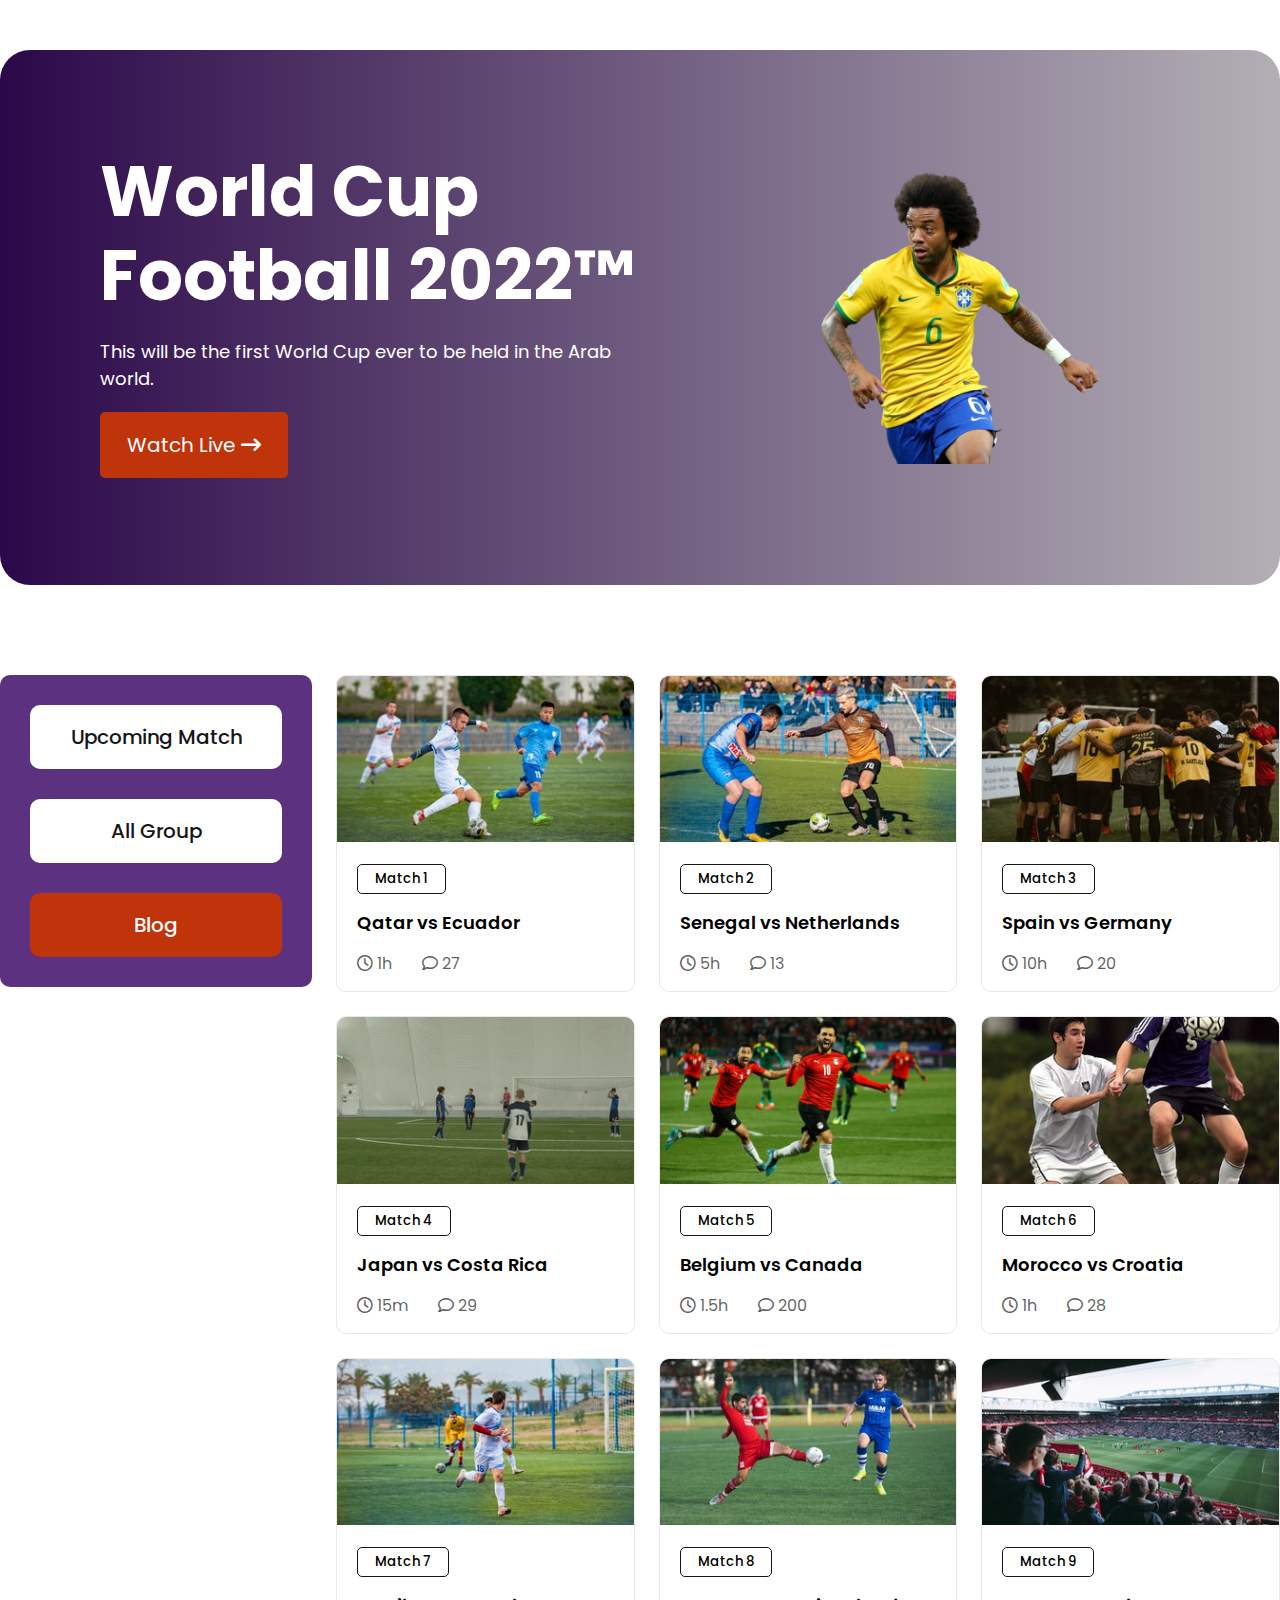
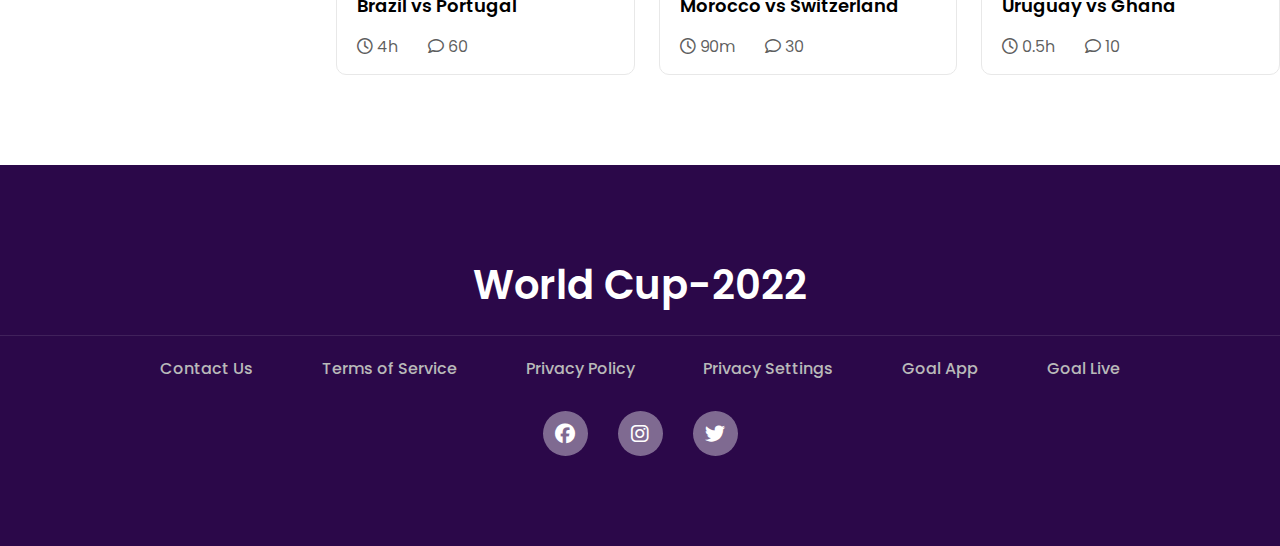
<file: index.html>
<!DOCTYPE html>
<html lang="en">

<head>
    <meta charset="UTF-8">
    <meta http-equiv="X-UA-Compatible" content="IE=edge">
    <meta name="viewport" content="width=device-width, initial-scale=1.0">
    <title>World-cup</title>
    <link rel="preconnect" href="https://fonts.googleapis.com">
    <link rel="preconnect" href="https://fonts.gstatic.com" crossorigin>
    <link href="https://fonts.googleapis.com/css2?family=Poppins:wght@400;500;600;700&display=swap" rel="stylesheet">
    <link rel="stylesheet" href="https://cdnjs.cloudflare.com/ajax/libs/font-awesome/6.1.1/css/all.min.css">

    <link rel="stylesheet" href="style.css">
</head>

<body>
    <div class="wrapper">
        <!-- hero section starts here -->
        <section class="hero-section">
            <div class="container">
                <div class="hero">
                    <div class="half hero-text">
                        <h1 class="title">
                            World Cup Football 2022™
                        </h1>
                        <p class="hero-subtitle">
                            This will be the first World Cup ever to be held in the Arab world.
                        </p>
                        <a href="" class="btn">
                            <span>Watch Live <i class="fa fa-arrow-right-long"></i></span>
                        </a>
                    </div>
                    <div class="half hero-image">
                        <img src="images/hero.png" alt="">
                    </div>
                </div>
            </div>
        </section>
        <!-- hero section ends here -->



        <!-- main section starts here -->
        <main>
            <div class="container">
                <div class="flex a-start">
                    <!-- buttons -->
                    <div class="buttons">
                        <a href="upcoming.html" class="menu-btn">
                            <span>Upcoming Match</span>
                        </a>
                        <a href="" class="menu-btn my-30">
                            <span>All Group</span>
                        </a>
                        <a href="index.html" class="menu-btn active">
                            <span>Blog</span>
                        </a>
                    </div>
                    <!-- buttons -->

                    <!-- blogs -->
                    <div class="blogs">
                        <article class="blog">
                            <img src="images/blog-1.jpg" class="blog-img" alt="">
                            <div class="blog-body">
                                <button class="blog-button">
                                    Match 1
                                </button>
                                <h3 class="blog-title">
                                    Qatar vs Ecuador
                                </h3>
                                <div class="icons">
                                    <div class="flex">
                                        <div class="item">
                                            <i class="far fa-clock"></i> 1h
                                        </div>
                                        <div class="item ms-30">
                                            <i class="far fa-comment"></i> 27
                                        </div>
                                    </div>
                                </div>
                            </div>
                        </article>
                        <article class="blog">
                            <img src="images/blog-2.jpg" class="blog-img" alt="">
                            <div class="blog-body">
                                <button class="blog-button">
                                    Match 2
                                </button>
                                <h3 class="blog-title">
                                    Senegal vs Netherlands
                                </h3>
                                <div class="icons">
                                    <div class="flex">
                                        <div class="item">
                                            <i class="far fa-clock"></i> 5h
                                        </div>
                                        <div class="item ms-30">
                                            <i class="far fa-comment"></i> 13
                                        </div>
                                    </div>
                                </div>
                            </div>
                        </article>
                        <article class="blog">
                            <img src="images/blog-3.jpg" class="blog-img" alt="">
                            <div class="blog-body">
                                <button class="blog-button">
                                    Match 3
                                </button>
                                <h3 class="blog-title">
                                    Spain vs Germany
                                </h3>
                                <div class="icons">
                                    <div class="flex">
                                        <div class="item">
                                            <i class="far fa-clock"></i> 10h
                                        </div>
                                        <div class="item ms-30">
                                            <i class="far fa-comment"></i> 20
                                        </div>
                                    </div>
                                </div>
                            </div>
                        </article>
                        <article class="blog">
                            <img src="images/blog-4.jpg" class="blog-img" alt="">
                            <div class="blog-body">
                                <button class="blog-button">
                                    Match 4
                                </button>
                                <h3 class="blog-title">
                                    Japan vs Costa Rica
                                </h3>
                                <div class="icons">
                                    <div class="flex">
                                        <div class="item">
                                            <i class="far fa-clock"></i> 15m
                                        </div>
                                        <div class="item ms-30">
                                            <i class="far fa-comment"></i> 29
                                        </div>
                                    </div>
                                </div>
                            </div>
                        </article>
                        <article class="blog">
                            <img src="images/blog-5.jpg" class="blog-img" alt="">
                            <div class="blog-body">
                                <button class="blog-button">
                                    Match 5
                                </button>
                                <h3 class="blog-title">
                                    Belgium vs Canada
                                </h3>
                                <div class="icons">
                                    <div class="flex">
                                        <div class="item">
                                            <i class="far fa-clock"></i> 1.5h
                                        </div>
                                        <div class="item ms-30">
                                            <i class="far fa-comment"></i> 200
                                        </div>
                                    </div>
                                </div>
                            </div>
                        </article>
                        <article class="blog">
                            <img src="images/blog-6.jpg" class="blog-img" alt="">
                            <div class="blog-body">
                                <button class="blog-button">
                                    Match 6
                                </button>
                                <h3 class="blog-title">
                                    Morocco vs Croatia
                                </h3>
                                <div class="icons">
                                    <div class="flex">
                                        <div class="item">
                                            <i class="far fa-clock"></i> 1h
                                        </div>
                                        <div class="item ms-30">
                                            <i class="far fa-comment"></i> 28
                                        </div>
                                    </div>
                                </div>
                            </div>
                        </article>
                        <article class="blog">
                            <img src="images/blog-7.jpg" class="blog-img" alt="">
                            <div class="blog-body">
                                <button class="blog-button">
                                    Match 7
                                </button>
                                <h3 class="blog-title">
                                    Brazil vs Portugal
                                </h3>
                                <div class="icons">
                                    <div class="flex">
                                        <div class="item">
                                            <i class="far fa-clock"></i> 4h
                                        </div>
                                        <div class="item ms-30">
                                            <i class="far fa-comment"></i> 60
                                        </div>
                                    </div>
                                </div>
                            </div>
                        </article>
                        <article class="blog">
                            <img src="images/blog-8.jpg" class="blog-img" alt="">
                            <div class="blog-body">
                                <button class="blog-button">
                                    Match 8
                                </button>
                                <h3 class="blog-title">
                                    Morocco vs Switzerland
                                </h3>
                                <div class="icons">
                                    <div class="flex">
                                        <div class="item">
                                            <i class="far fa-clock"></i> 90m
                                        </div>
                                        <div class="item ms-30">
                                            <i class="far fa-comment"></i> 30
                                        </div>
                                    </div>
                                </div>
                            </div>
                        </article>
                        <article class="blog">
                            <img src="images/blog-9.jpg" class="blog-img" alt="">
                            <div class="blog-body">
                                <button class="blog-button">
                                    Match 9
                                </button>
                                <h3 class="blog-title">
                                    Uruguay vs Ghana
                                </h3>
                                <div class="icons">
                                    <div class="flex">
                                        <div class="item">
                                            <i class="far fa-clock"></i> 0.5h
                                        </div>
                                        <div class="item ms-30">
                                            <i class="far fa-comment"></i> 10
                                        </div>
                                    </div>
                                </div>
                            </div>
                        </article>
                    </div>


                    <!-- blogs -->
                </div>
                <div class="text-center all-holder">
                    <a href="" class="btn">
                        <span style="color: black;">View All</span>
                    </a>
                </div>


            </div>
        </main>
        <!-- main section ends here -->
    </div>
    <!-- footer section starts here -->
    <footer>
        <div class="container">
            <div class="text-center">
                <h2 class="footer-title">World Cup-2022</h2>
                <div class="line"></div>
                <ul class="footer-menu">
                    <li>
                        <a href="">
                            Contact Us
                        </a>
                    </li>
                    <li>
                        <a href="">
                            Terms of Service
                        </a>
                    </li>
                    <li>
                        <a href="">
                            Privacy Policy
                        </a>
                    </li>
                    <li>
                        <a href="">
                            Privacy Settings
                        </a>
                    </li>
                    <li>
                        <a href="">
                            Goal App
                        </a>
                    </li>
                    <li>
                        <a href="">
                            Goal Live
                        </a>
                    </li>
                </ul>

                <ul class="social">
                    <li>
                        <a href="https://www.facebook.com" target="_blank" class="social-holder">
                            <i class="fab fa-facebook"></i>
                        </a>
                    </li>
                    <li>
                        <a href="https://www.instagram.com" target="_blank" class="social-holder">
                            <i class="fab fa-instagram"></i>
                        </a>
                    </li>
                    <li>
                        <a href="https://twitter.com" target="_blank" class="social-holder">
                            <i class="fab fa-twitter"></i>
                        </a>
                    </li>
                </ul>
            </div>
        </div>
    </footer>
    <!-- footer section ends here -->
</body>

</html>
</file>
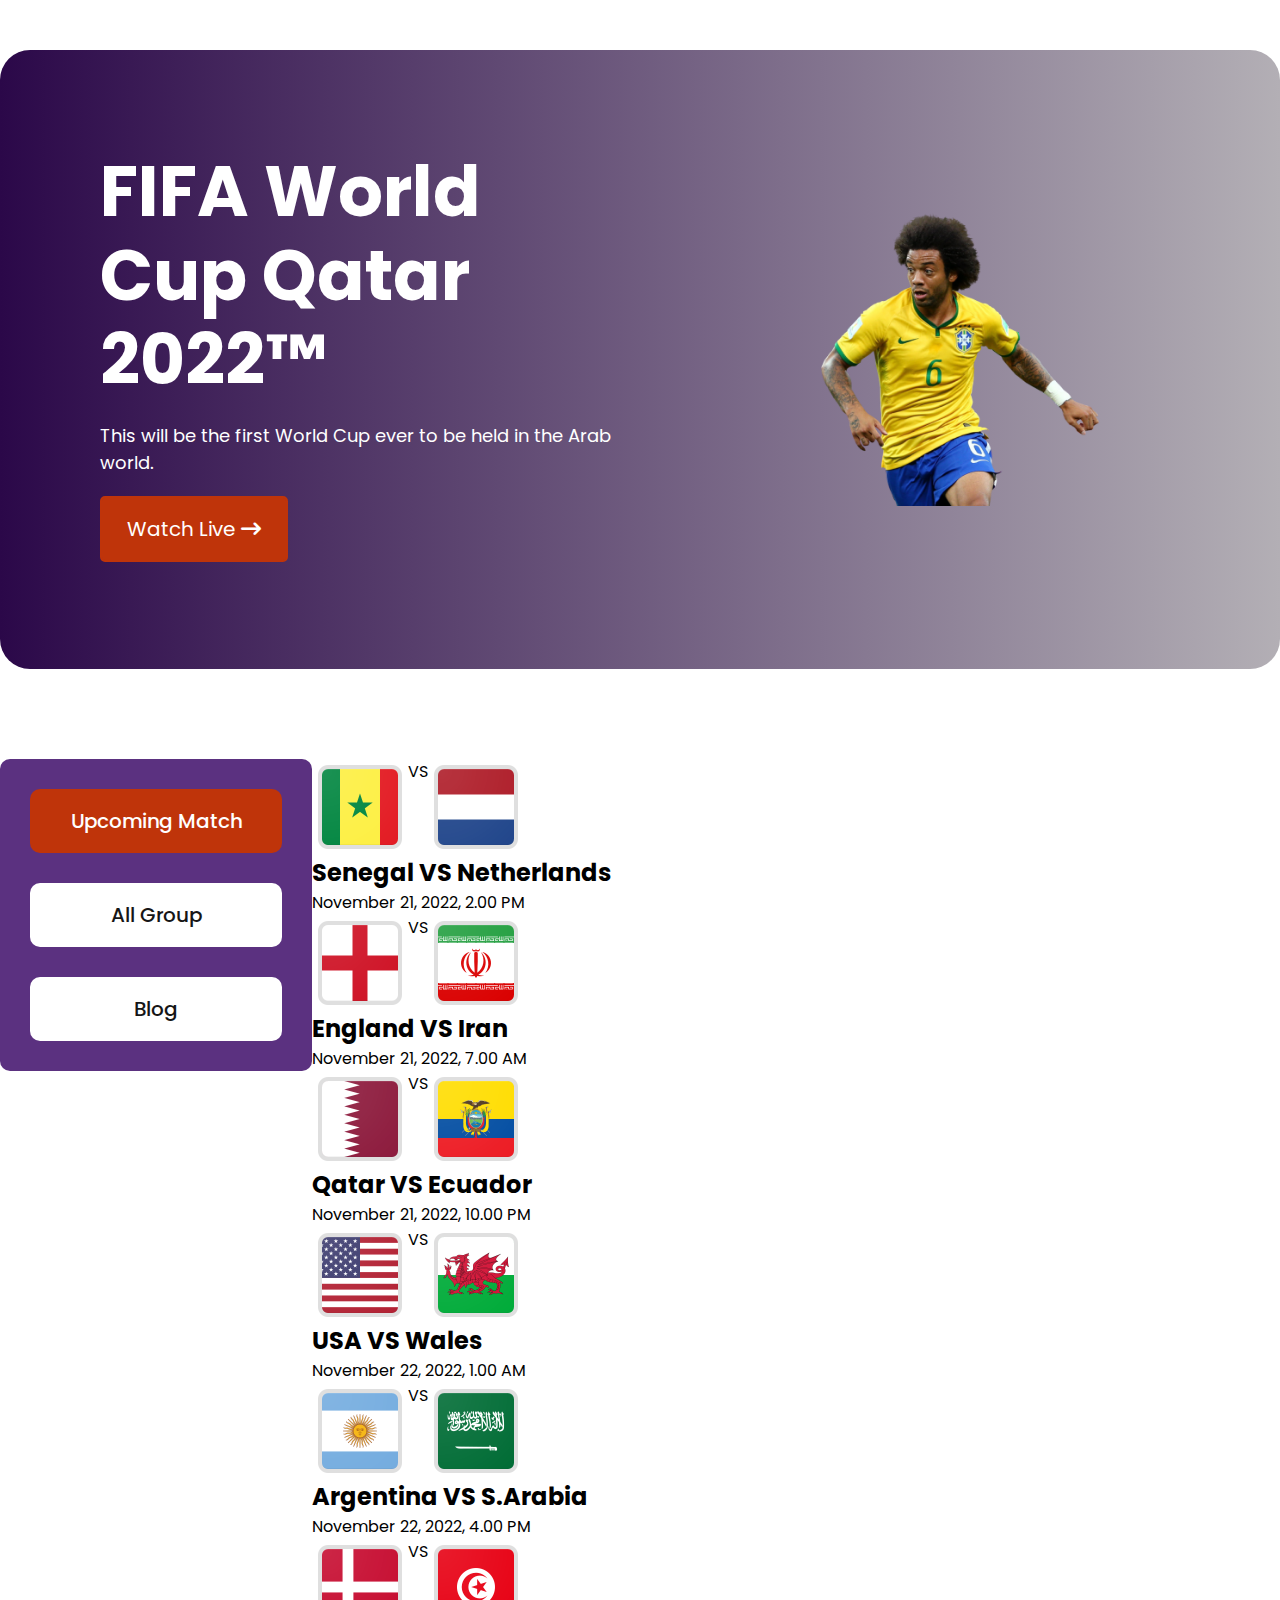
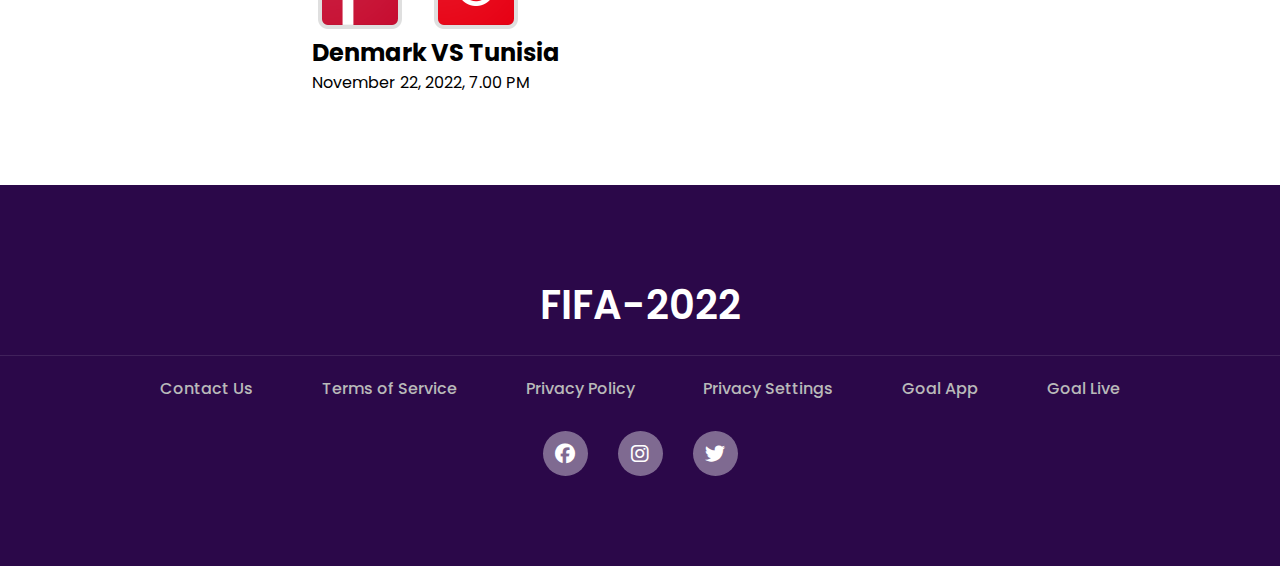
<file: upcoming.html>
<!DOCTYPE html>
<html lang="en">

<head>
    <meta charset="UTF-8">
    <meta http-equiv="X-UA-Compatible" content="IE=edge">
    <meta name="viewport" content="width=device-width, initial-scale=1.0">

    <!-- google fonts -->
    <link rel="preconnect" href="https://fonts.googleapis.com">
    <link rel="preconnect" href="https://fonts.gstatic.com" crossorigin>
    <link href="https://fonts.googleapis.com/css2?family=Poppins:wght@400;500;600;700&display=swap" rel="stylesheet">

    <!-- fontawesome -->
    <link rel="stylesheet" href="https://cdnjs.cloudflare.com/ajax/libs/font-awesome/6.1.1/css/all.min.css">

    <!-- stylesheet -->
    <link rel="stylesheet" href="style.css">

    <!-- favicon -->
    <link rel="shortcut icon" href="images/fav.webp">
    <title>Fifa World Cup 2022</title>
</head>

<body>

    <div class="wrapper">
        <!-- hero section starts here -->
        <section class="hero-section">
            <div class="container">
                <div class="hero">
                    <div class="half hero-text">
                        <h1 class="title">
                            FIFA World Cup Qatar 2022™
                        </h1>
                        <p class="hero-subtitle">
                            This will be the first World Cup ever to be held in the Arab world.
                        </p>
                        <a href="" class="btn">
                            <span>Watch Live <i class="fa fa-arrow-right-long"></i></span>
                        </a>
                    </div>
                    <div class="half hero-image">
                        <img src="images/hero.png" alt="">
                    </div>
                </div>
            </div>
        </section>
        <!-- hero section ends here -->

        <!-- main section starts here -->
        <main>
            <div class="container">
                <div class="flex a-start">
                    <!-- buttons -->
                    <div class="buttons">
                        <a href="upcoming.html" class="menu-btn active">
                            <span>Upcoming Match</span>
                        </a>
                        <a href="" class="menu-btn my-30">
                            <span>All Group</span>
                        </a>
                        <a href="index.html" class="menu-btn">
                            <span>Blog</span>
                        </a>
                    </div>
                    <!-- buttons -->

                    <!-- schedules -->
                    <div class="schedules">
                        <div class="schedule">
                            <div class="flex flags">
                                <img src="images/flags/senegal.png" class="flag" alt="">
                                <p>VS</p>
                                <img src="images/flags/netherland.png" class="flag" alt="">
                            </div>

                            <h2 class="team-names">
                                Senegal VS Netherlands
                            </h2>
                            <p class="time">
                                November 21, 2022, 2.00 PM
                            </p>
                        </div>
                        <div class="schedule">
                            <div class="flex flags">
                                <img src="images/flags/england.png" class="flag" alt="">
                                <p>VS</p>
                                <img src="images/flags/iran.png" class="flag" alt="">
                            </div>

                            <h2 class="team-names">
                                England VS Iran
                            </h2>
                            <p class="time">
                                November 21, 2022, 7.00 AM
                            </p>
                        </div>
                        <div class="schedule">
                            <div class="flex flags">
                                <img src="images/flags/qatar.png" class="flag" alt="">
                                <p>VS</p>
                                <img src="images/flags/ecuador.png" class="flag" alt="">
                            </div>

                            <h2 class="team-names">
                                Qatar VS Ecuador
                            </h2>
                            <p class="time">
                                November 21, 2022, 10.00 PM
                            </p>
                        </div>
                        <div class="schedule">
                            <div class="flex flags">
                                <img src="images/flags/usa.png" class="flag" alt="">
                                <p>VS</p>
                                <img src="images/flags/wales.png" class="flag" alt="">
                            </div>

                            <h2 class="team-names">
                                USA VS Wales
                            </h2>
                            <p class="time">
                                November 22, 2022, 1.00 AM
                            </p>
                        </div>
                        <div class="schedule">
                            <div class="flex flags">
                                <img src="images/flags/argentina.png" class="flag" alt="">
                                <p>VS</p>
                                <img src="images/flags/saudi.png" class="flag" alt="">
                            </div>

                            <h2 class="team-names">
                                Argentina VS S.Arabia
                            </h2>
                            <p class="time">
                                November 22, 2022, 4.00 PM
                            </p>
                        </div>
                        <div class="schedule">
                            <div class="flex flags">
                                <img src="images/flags/denmark.png" class="flag" alt="">
                                <p>VS</p>
                                <img src="images/flags/tunisia.png" class="flag" alt="">
                            </div>

                            <h2 class="team-names">
                                Denmark VS Tunisia
                            </h2>
                            <p class="time">
                                November 22, 2022, 7.00 PM
                            </p>
                        </div>
                    </div>
                    <!-- schedules -->
                </div>
                <div class="text-center all-holder">
                    <a href="" class="btn">
                        <span>View All</span>
                    </a>
                </div>


            </div>
        </main>
        <!-- main section ends here -->
    </div>

    <!-- footer section starts here -->
    <footer>
        <div class="container">
            <div class="text-center">
                <h2 class="footer-title">FIFA-2022</h2>
                <div class="line"></div>
                <ul class="footer-menu">
                    <li>
                        <a href="">
                            Contact Us
                        </a>
                    </li>
                    <li>
                        <a href="">
                            Terms of Service
                        </a>
                    </li>
                    <li>
                        <a href="">
                            Privacy Policy
                        </a>
                    </li>
                    <li>
                        <a href="">
                            Privacy Settings
                        </a>
                    </li>
                    <li>
                        <a href="">
                            Goal App
                        </a>
                    </li>
                    <li>
                        <a href="">
                            Goal Live
                        </a>
                    </li>
                </ul>

                <ul class="social">
                    <li>
                        <a href="https://www.facebook.com" target="_blank" class="social-holder">
                            <i class="fab fa-facebook"></i>
                        </a>
                    </li>
                    <li>
                        <a href="https://www.instagram.com" target="_blank" class="social-holder">
                            <i class="fab fa-instagram"></i>
                        </a>
                    </li>
                    <li>
                        <a href="https://twitter.com" target="_blank" class="social-holder">
                            <i class="fab fa-twitter"></i>
                        </a>
                    </li>
                </ul>
            </div>
        </div>
    </footer>
    <!-- footer section ends here -->
</body>

</html>
</file>
<file: style.css>
/* --------------------------------------------- */
/* universal css */
/* --------------------------------------------- */
* {
    font-family: 'Poppins', sans-serif;
    box-sizing: border-box;
    margin: 0;
}

body {
    margin: 0;
    padding: 0;
    overflow-x: hidden;
}

.container {
    max-width: 1320px;
    margin: auto;
}

img {
    transition: all 0.5s linear;
}


/* ------------------------------------------------ */
/* hero section */
/* ------------------------------------------------ */

.hero-section {
    padding-top: 50px;
}

.hero {
    background: linear-gradient(90deg, #2B0849, #b3afb5);
    color: white;
    padding: 100px;
    border-radius: 30px;
    display: flex;
    justify-content: space-between;
    align-items: center;
}

.half {
    width: 50%;
}

.title {
    font-size: 70px;
    font-weight: 700;
    line-height: 1.2;
}

.hero-subtitle {
    font-size: 18px;
    margin: 20px 0;
}

.btn {
    position: relative;
    background: transparent;
    color: white;
    text-decoration: none;
    padding: 16px 25px;
    display: inline-block;
    font-size: 20px;
    border-radius: 5px;
    overflow: hidden;
    border: 2px solid #bf340a;
    background-color: #bf340a;
}

.btn span {
    position: relative;
    z-index: 1000;
}

.btn::before {
    content: "";
    position: absolute;
    width: 51%;
    height: 100%;
    background-color: #bf340a;
    top: 0;
    left: 0;
    transition: all 0.2s linear;
}

.btn::after {
    content: "";
    position: absolute;
    width: 50%;
    height: 100%;
    background-color: #bf340a;
    top: 0;
    right: 0;
    transition: all 0.2s linear;
}

.btn:hover {
    color: #ffffff;
    transition: 0.4s;
    background-color: transparent;
}

.btn:hover::before {
    transform: translate(200%);
}

.btn:hover::after {
    transform: translate(200%);
}

.hero-image img {
    width: 70%;
    padding-left: 100px;
    display: block;
    margin: auto;

}

.hero:hover .hero-image img {
    transform: rotate(10deg) scale(1.2);
}

/* ------------------------------------------------ */
/* main section */
/* ------------------------------------------------ */

main {
    padding: 90px 0;
}

.flex {
    display: flex;
}

.a-start {
    align-items: flex-start;
}

.buttons {
    background: #5b3180;
    width: 400px;
    padding: 30px;
    border-radius: 10px;
    max-width: 312px;
}

.menu-btn {
    background: white;
    display: block;
    border-radius: 10px;
    padding: 17px 0;
    text-align: center;
    text-decoration: none;
    color: #161616;
    font-size: 20px;
    font-weight: 500;
    position: relative;
    overflow: hidden;
}

.menu-btn span {
    position: relative;
    z-index: 10;
}

.menu-btn::before {
    content: "";
    position: absolute;
    width: 51%;
    height: 100%;
    background-color: #bf340a;
    top: 0;
    left: 200%;
    transition: all 0.2s linear;
}

.menu-btn::after {
    content: "";
    position: absolute;
    width: 50%;
    height: 100%;
    background-color: #bf340a;
    top: 0;
    right: -100%;
    transition: all 0.2s linear;
}

.menu-btn.active {
    background-color: #bf340a;
    color: white;
}

.menu-btn:hover {
    color: white;
}

.menu-btn:hover::before {
    left: 0;
}

.menu-btn:hover::after {
    right: 0;
}

.my-30 {
    margin: 30px 0;
}

.blogs {
    padding-left: 24px;
    width: calc(100%);
    display: grid;
    grid-template-columns: repeat(3, 1fr);
    grid-gap: 24px;
}

.blog {
    border-radius: 10px;
    border: 1px solid #E8E8E8;
    overflow: hidden;
}

.blog:hover {
    box-shadow: 0 0 6px rgba(0, 0, 0, 0.1);
    cursor: pointer;
}

.blog-body {
    padding: 15px 20px;
}

.blog-img {
    width: 100%;
}

button {
    border: unset;
}

.blog-button {
    border: 1px solid #161616;
    background: transparent;
    font-weight: 500;
    padding: 4px 17px;
    border-radius: 5px;
    overflow: hidden;
}

.blog-title {
    font-size: 18px;
    font-weight: 600;
    margin: 15px 0;
}

.item {
    color: #161616B2;
    font-weight: 400;
}

.ms-30 {
    margin-left: 30px;
}

footer {
    background-color: #2B0849;
    padding: 90px 0;
}

.text-center {
    text-align: center;
}

.footer-title {
    font-size: 40px;
    font-weight: 600;
    color: white;
}

.line {
    height: 1px;
    background-color: #FFFFFF1A;
    margin: 20px 0;
}

.footer-menu {
    display: flex;
    justify-content: space-between;
    width: 75%;
    list-style: none;
    margin: auto;
    padding: 0;
}

.footer-menu a {
    color: #B9B9B9;
    text-decoration: none;
    font-size: 16px;
    font-weight: 500;
}

.social {
    list-style: none;
    margin: 0;
    padding: 0;
    display: flex;
    justify-content: center;
    align-items: center;
    text-align: center;
    margin-top: 30px;
}

.social-holder {
    display: flex;
    width: 45px;
    height: 45px;
    background: rgba(255, 255, 255, 0.4);
    margin: 0 15px;
    justify-content: center;
    align-items: center;
    color: white;
    text-decoration: navajowhite;
    font-size: 20px;
    border-radius: 50%;
}

.text-center.all-holder {
    display: none;
    margin-top: 60px;
}
</file>
